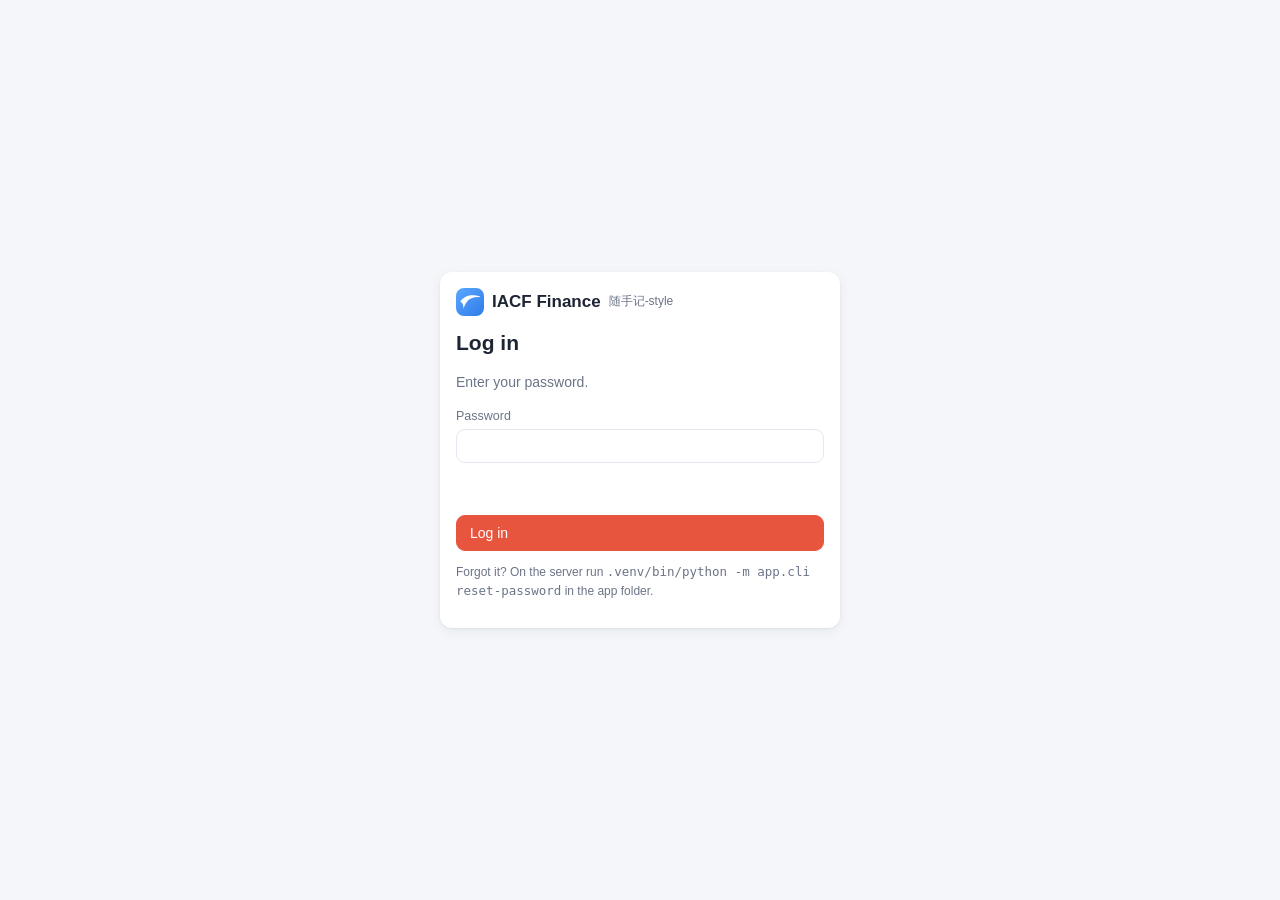
<file: static/login.html>
<!doctype html><html lang="en"><head><meta charset="utf-8"><link rel="icon" href="/static/icons/favicon.svg" type="image/svg+xml"><link rel="icon" href="/static/icons/favicon-32.png" sizes="32x32" type="image/png"><link rel="apple-touch-icon" href="/static/icons/apple-touch-icon.png"><link rel="manifest" href="/manifest.json"><meta name="viewport" content="width=device-width,initial-scale=1">
<title>IACF Finance</title><link rel="stylesheet" href="/static/style.css">
<style>body{display:grid;place-items:center;min-height:100vh;padding:16px}.box{max-width:400px;width:100%}.box h2{margin:0 0 4px}.err{color:var(--red);min-height:20px;font-size:13px}</style></head>
<body><div class="card box">
<div class="brand" style="color:var(--text);padding:0 0 12px"><span class="logo"><img src="/static/icons/iacf-mark.svg" alt=""></span> IACF Finance <span class="muted small" style="font-weight:400">随手记-style</span></div>
<div id="setup" style="display:none"><h2>Welcome — first-run setup</h2>
<p class="muted">Choose the password for this single-user finance app (at least 8 characters). You'll use it to log in from your devices.</p>
<form id="fs" class="grid"><label class="f"><span>New password</span><input type="password" id="p1" autocomplete="new-password" required minlength="8"></label>
<label class="f"><span>Confirm password</span><input type="password" id="p2" autocomplete="new-password" required minlength="8"></label>
<div class="err" id="e1"></div><button class="btn pri" type="submit">Set password &amp; start</button></form></div>
<div id="login" style="display:none"><h2>Log in</h2><p class="muted">Enter your password.</p>
<form id="fl" class="grid"><label class="f"><span>Password</span><input type="password" id="pw" autocomplete="current-password" required autofocus></label>
<div class="err" id="e2"></div><button class="btn pri" type="submit">Log in</button></form>
<p class="muted small">Forgot it? On the server run <code>.venv/bin/python -m app.cli reset-password</code> in the app folder.</p></div>
</div>
<script>
const setup = location.pathname.startsWith('/setup');
document.getElementById(setup ? 'setup' : 'login').style.display = '';
async function post(url, body){const r=await fetch(url,{method:'POST',headers:{'Content-Type':'application/json'},body:JSON.stringify(body)});const j=await r.json().catch(()=>({}));if(!r.ok)throw new Error(j.detail||r.statusText);return j}
document.getElementById('fs').onsubmit=async e=>{e.preventDefault();const a=p1.value,b=p2.value;if(a!==b){e1.textContent='Passwords do not match';return}
 try{await post('/api/auth/setup',{password:a});location.href='/'}catch(err){e1.textContent=err.message}};
document.getElementById('fl').onsubmit=async e=>{e.preventDefault();try{await post('/api/auth/login',{password:pw.value});location.href='/'}catch(err){e2.textContent=err.message}};
</script></body></html>
</file>
<file: static/style.css>
:root{--bg:#f4f6fa;--card:#fff;--text:#1d2433;--muted:#6b7487;--line:#e4e8f0;--pri:#e8553e;--pri2:#ff7a59;--green:#14a06f;--red:#e0483a;--blue:#3a7bd5;--amber:#e4a11b;--radius:12px;--shadow:0 1px 3px rgba(20,30,60,.06),0 4px 14px rgba(20,30,60,.05)}
*{box-sizing:border-box}html,body{margin:0;padding:0}
body{font:14px/1.45 -apple-system,BlinkMacSystemFont,"Segoe UI",Roboto,"PingFang SC","Hiragino Sans GB","Microsoft YaHei","Noto Sans CJK SC",sans-serif;background:var(--bg);color:var(--text)}
a{color:var(--blue);text-decoration:none}a:hover{text-decoration:underline}
button,input,select,textarea{font:inherit;color:inherit}
.layout{display:flex;min-height:100vh}
.sidebar{width:220px;background:#1f2533;color:#cfd5e2;padding:16px 10px;position:sticky;top:0;height:100vh;flex-shrink:0;display:flex;flex-direction:column}
.brand{font-weight:700;font-size:17px;color:#fff;padding:4px 10px 16px;display:flex;align-items:center;gap:8px}
.brand .logo{width:28px;height:28px;border-radius:8px;background:linear-gradient(135deg,#5aa8ff,#2f7be8);display:grid;place-items:center;color:#fff;font-size:15px;flex:none}.brand .logo img{width:20px;height:auto;display:block}
.nav a{display:flex;align-items:center;gap:10px;padding:9px 12px;border-radius:9px;color:#cfd5e2;margin-bottom:2px}
.nav a:hover{background:#2a3244;text-decoration:none}.nav a.active{background:var(--pri);color:#fff}
.nav .ico{width:20px;text-align:center}.nav .badge{margin-left:auto;background:#ff5b45;color:#fff;border-radius:10px;padding:0 7px;font-size:12px}
.nav a.active .badge{background:#fff;color:var(--pri)}
.sidebar .foot{margin-top:auto;font-size:12px;color:#8d96a8;padding:8px 10px}
.main{flex:1;min-width:0;display:flex;flex-direction:column}
.topbar{display:flex;gap:10px;align-items:center;padding:12px 22px;background:var(--card);border-bottom:1px solid var(--line);position:sticky;top:0;z-index:5}
.topbar h1{font-size:18px;margin:0;flex:1;white-space:nowrap;overflow:hidden;text-overflow:ellipsis}
.qa{display:flex;gap:6px;flex:2;max-width:520px}.qa input{flex:1}
.content{padding:20px 22px 90px;max-width:1280px;width:100%}
.grid{display:grid;gap:16px}.g2{grid-template-columns:repeat(2,minmax(0,1fr))}.g3{grid-template-columns:repeat(3,minmax(0,1fr))}.g4{grid-template-columns:repeat(4,minmax(0,1fr))}
.card{background:var(--card);border-radius:var(--radius);box-shadow:var(--shadow);padding:16px;min-width:0}
.card h3{margin:0 0 12px;font-size:15px;display:flex;align-items:center;gap:8px}.card h3 .sp{flex:1}
.stat .lbl{color:var(--muted);font-size:12.5px}.stat .val{font-size:22px;font-weight:700;margin-top:4px;font-variant-numeric:tabular-nums}
.stat.hero{background:linear-gradient(135deg,#e8553e,#ff8a5c);color:#fff}.stat.hero .lbl{color:#ffe6df}
.pos{color:var(--green)}.neg{color:var(--red)}.muted{color:var(--muted)}.small{font-size:12px}.right{text-align:right}.nowrap{white-space:nowrap}
.btn{border:1px solid var(--line);background:#fff;border-radius:9px;padding:7px 13px;cursor:pointer;white-space:nowrap;display:inline-flex;align-items:center;gap:6px}
.btn:hover{border-color:#c8cfdc}.btn.pri{background:var(--pri);border-color:var(--pri);color:#fff}.btn.pri:hover{background:#d84a34}
.btn.danger{color:var(--red)}.btn.sm{padding:3px 9px;font-size:12.5px;border-radius:7px}.btn.ghost{border-color:transparent;background:transparent}
.btn:disabled{opacity:.5;cursor:default}
input[type=text],input[type=number],input[type=password],input[type=date],input[type=datetime-local],input[type=month],input[type=search],input[type=email],input:not([type]),select,textarea{border:1px solid var(--line);border-radius:9px;padding:7px 10px;background:#fff;min-width:0;width:100%}
textarea{min-height:80px;resize:vertical}
input:focus,select:focus,textarea:focus{outline:2px solid #ffd0c5;border-color:var(--pri)}
label.f{display:flex;flex-direction:column;gap:4px;font-size:12.5px;color:var(--muted)}label.f>span{font-weight:500}
label.chk{display:inline-flex;gap:6px;align-items:center;cursor:pointer}
.form{display:grid;grid-template-columns:repeat(2,minmax(0,1fr));gap:12px}.form .full{grid-column:1/-1}
.row{display:flex;gap:8px;align-items:center;flex-wrap:wrap}.row.end{justify-content:flex-end}.sp{flex:1}
table.t{width:100%;border-collapse:collapse}table.t th{font-weight:600;color:var(--muted);font-size:12px;text-align:left;padding:7px 8px;border-bottom:1px solid var(--line);white-space:nowrap}
table.t td{padding:8px;border-bottom:1px solid var(--line);vertical-align:middle}table.t tr:hover td{background:#fafbfd}
.tx-amt{font-weight:600;font-variant-numeric:tabular-nums;white-space:nowrap;text-align:right}
.pill{display:inline-block;padding:1px 8px;border-radius:10px;font-size:11.5px;background:#eef1f6;color:#4a5469;white-space:nowrap}
.pill.expense{background:#fdecea;color:#c23b2c}.pill.income{background:#e3f6ee;color:#0f8a5f}.pill.transfer{background:#e7effc;color:#2f64b5}.pill.refund{background:#f1ecfd;color:#6b4bc2}
.pill.adjustment{background:#fff4dc;color:#9a6a00}.pill.buy,.pill.sell,.pill.dividend,.pill.invest_fee{background:#e9f7fb;color:#13708a}.pill.review{background:#fff1d6;color:#a46b00}.pill.demo{background:#ffe1f0;color:#b0236c;font-weight:600}
.bar{height:8px;background:#eef1f6;border-radius:6px;overflow:hidden}.bar>i{display:block;height:100%;background:var(--green);border-radius:6px}.bar>i.warn{background:var(--amber)}.bar>i.over{background:var(--red)}
.group-h{display:flex;justify-content:space-between;padding:10px 4px 6px;font-weight:600;color:#4a5469;border-bottom:1px solid var(--line)}
.acct{display:flex;align-items:center;gap:10px;padding:10px 4px;border-bottom:1px solid var(--line)}.acct .nm{flex:1;min-width:0}.acct .nm b{display:block;overflow:hidden;text-overflow:ellipsis;white-space:nowrap}
.acct .bal{text-align:right;font-weight:600;font-variant-numeric:tabular-nums}
.chart-box{position:relative;height:260px}
.tabs{display:flex;gap:4px;flex-wrap:wrap;border-bottom:1px solid var(--line);margin-bottom:16px}.tabs a{padding:8px 12px;border-radius:8px 8px 0 0;color:var(--muted);cursor:pointer}
.tabs a.active{color:var(--pri);border-bottom:2px solid var(--pri);font-weight:600}.tabs a:hover{text-decoration:none;color:var(--text)}
.modal-bg{position:fixed;inset:0;background:rgba(20,25,40,.45);display:flex;align-items:flex-start;justify-content:center;z-index:50;padding:40px 12px;overflow:auto}
.modal{background:#fff;border-radius:14px;width:100%;max-width:640px;box-shadow:0 10px 40px rgba(0,0,0,.25)}.modal.wide{max-width:980px}
.modal header{display:flex;align-items:center;padding:14px 18px;border-bottom:1px solid var(--line)}.modal header h2{font-size:16px;margin:0;flex:1}
.modal .body{padding:16px 18px}.modal footer{display:flex;justify-content:flex-end;gap:8px;padding:12px 18px;border-top:1px solid var(--line)}
.kind-tabs{display:flex;gap:4px;flex-wrap:wrap;margin-bottom:14px}.kind-tabs button{border:1px solid var(--line);background:#fff;border-radius:20px;padding:5px 12px;cursor:pointer}
.kind-tabs button.on{background:var(--pri);border-color:var(--pri);color:#fff}
#toast{position:fixed;bottom:80px;left:50%;transform:translateX(-50%);background:#1f2533;color:#fff;padding:10px 16px;border-radius:10px;z-index:99;display:none;max-width:90vw}
#toast.err{background:var(--red)}
.fab{position:fixed;right:24px;bottom:24px;width:56px;height:56px;border-radius:50%;background:var(--pri);color:#fff;font-size:30px;border:0;box-shadow:0 6px 18px rgba(232,85,62,.45);cursor:pointer;z-index:20}
.demo-banner{background:#fff0f7;border:1px dashed #e05a9b;color:#9b1c5c;padding:8px 14px;border-radius:10px;margin-bottom:14px;display:flex;gap:10px;align-items:center}
.empty{text-align:center;color:var(--muted);padding:30px 10px}
.kv{display:grid;grid-template-columns:auto 1fr;gap:4px 14px}.kv>div:nth-child(odd){color:var(--muted)}
code,.mono{font-family:ui-monospace,SFMono-Regular,Menlo,Consolas,monospace;font-size:12.5px}
pre{background:#f6f8fb;border:1px solid var(--line);border-radius:8px;padding:10px;overflow:auto;font-size:12px}
.conf{display:inline-block;min-width:38px;text-align:center;border-radius:6px;font-size:12px;padding:1px 5px;font-weight:600}
.conf.hi{background:#e3f6ee;color:#0f8a5f}.conf.md{background:#fff4dc;color:#9a6a00}.conf.lo{background:#fdecea;color:#c23b2c}
.scroll-x{overflow-x:auto}
.mobile-nav{display:none}
.list-card .item{display:flex;gap:10px;align-items:center;padding:9px 2px;border-bottom:1px solid var(--line)}
.list-card .item:last-child{border-bottom:0}
@media (max-width:1000px){.g4{grid-template-columns:repeat(2,minmax(0,1fr))}.g3{grid-template-columns:1fr 1fr}}
@media (max-width:760px){
 .sidebar{display:none}.content{padding:12px 10px 110px}.topbar{padding:10px 12px;flex-wrap:wrap}.topbar h1{font-size:16px}
 .qa{order:3;flex-basis:100%;max-width:none}.g2,.g3{grid-template-columns:1fr}.g4{grid-template-columns:1fr 1fr}
 .form{grid-template-columns:1fr}.stat .val{font-size:18px}
 .mobile-nav{display:flex;position:fixed;bottom:0;left:0;right:0;background:#fff;border-top:1px solid var(--line);z-index:30;justify-content:space-around;padding:4px 0 calc(4px + env(safe-area-inset-bottom))}
 .mobile-nav a{display:flex;flex-direction:column;align-items:center;font-size:11px;color:var(--muted);padding:4px 6px;position:relative}.mobile-nav a.active{color:var(--pri)}.mobile-nav a .ico{font-size:19px}
 .mobile-nav .badge{position:absolute;top:0;right:0;background:#ff5b45;color:#fff;border-radius:8px;font-size:10px;padding:0 5px}
 .fab{bottom:76px;right:16px}
 table.t.resp thead{display:none}table.t.resp tr{display:grid;grid-template-columns:1fr auto;padding:8px 4px;border-bottom:1px solid var(--line)}
 table.t.resp td{border:0;padding:1px 4px}table.t.resp td.hide-m{display:none}
 .modal-bg{padding:0}.modal{border-radius:0;min-height:100vh}
}

/* accounts tree */
.tree-h{flex-wrap:wrap;gap:6px}
.tnode{border-bottom:1px solid var(--line)}
.tgroup{display:flex;align-items:center;gap:8px;padding:11px 6px;cursor:pointer;user-select:none;font-weight:600;color:#2d3548;background:#f7f8fb;border-radius:8px;margin:6px 0 2px;padding-left:calc(6px + var(--depth,0) * 18px)}
.tgroup:hover{background:#eef1f6}.tgroup:focus-visible{outline:2px solid var(--pri,#e8553e);outline-offset:1px}
.tgroup .chev{width:16px;flex:none;color:#7a8499;font-size:13px}
.tgroup .gname{flex:1;min-width:0}
.tgroup .gtotal{text-align:right;font-variant-numeric:tabular-nums}
.tgroup .gt-sub{font-weight:400;max-width:360px}
.tnode.collapsed>.tkids{display:none}
.tree-child{padding-left:calc(30px + var(--depth,0) * 18px);border-bottom:1px dashed var(--line)}
.tkids>.tree-child:last-child{border-bottom:none}
.tree-child.zero{opacity:.5}.tree-child.zero:hover{opacity:.85}
.tree-child.archived{opacity:.4}
@media (max-width:760px){
  .tgroup{padding:12px 8px;min-height:44px}
  .tree-child{padding-left:18px;flex-wrap:wrap}
  .tree-child .nm{flex-basis:calc(100% - 120px)}
  .tree-child .acts{width:100%;justify-content:flex-end}
  .tgroup .gt-sub{display:none}
  .tree-child .hide-m{display:none}
}
/* ---- transaction form: pre-fill highlights, transfer box, save & add another ---- */
label.f.unsure>span{color:#a15c00}
label.f.unsure input,label.f.unsure select{border-color:#e4a11b;background:#fff8e6;box-shadow:0 0 0 2px rgba(228,161,27,.25)}
label.f.unsure>span::after{content:" ⚠ check";font-size:11px;font-weight:600;color:#c77700}
.kind-tabs.unsure{outline:2px solid #e4a11b;outline-offset:2px;border-radius:8px}
.prefill-banner{background:#eef5ff;border-color:#8bb4f0;color:#1d3f73;font-size:13px}
.transfer-box{display:grid;grid-template-columns:minmax(0,1fr) auto minmax(0,1fr);gap:8px 12px;align-items:end;padding:10px;border:1px dashed var(--line,#d6dbe3);border-radius:10px}
.transfer-box .arrow{font-size:22px;padding-bottom:8px;color:var(--muted,#888)}
.transfer-box .full{grid-column:1/-1}
.kbd-hint{text-align:right}
@media (max-width:760px){
 .kbd-hint,#qa2hint,#qaFormBtn .hide-m{display:none}
 #txForm input,#txForm select,#txForm textarea{font-size:16px} /* stops iOS zooming on focus */
 #txForm input[name=amount]{font-size:22px;font-weight:600}
 .transfer-box{grid-template-columns:1fr}.transfer-box .arrow{transform:rotate(90deg);justify-self:center;padding:0}
 .modal footer{position:sticky;bottom:0;flex-wrap:wrap;gap:6px;background:var(--card,#fff);padding-bottom:calc(10px + env(safe-area-inset-bottom))}
 .modal footer .btn{flex:1 1 auto;min-height:44px}
 .kind-tabs{overflow-x:auto;flex-wrap:nowrap;-webkit-overflow-scrolling:touch}
 .kind-tabs button{flex:0 0 auto}
}
/* ---- investment returns ---- */
.ret-table tr[data-scope]{cursor:pointer}.ret-table tr.sel td{background:#f3eefc}
.ret-table tr.ret-total td{border-top:2px solid var(--line)}.ret-table tr.ret-group td{background:#fafbfd}
.ret-table .ind{display:inline-block;width:16px}
.ret-stats .stat{padding:10px 12px;border:1px solid var(--line);border-radius:10px}
.reason{font-size:12px;padding:1px 6px;border-radius:8px;background:#eef1f6;color:#4a5568}
.reason.r-investment_gain,.reason.r-interest{background:#f0e9fc;color:#5b3a99}
.reason.r-unrecorded_spending,.reason.r-fees{background:#fdecea;color:#a3341f}.reason.r-unrecorded_income{background:#e7f6ef;color:#0f7a52}
#retCard h3{flex-wrap:wrap;gap:6px}
/* ---- scheduled transactions ---- */
.sched-box{border:1px dashed var(--line);border-radius:10px;padding:10px 12px;margin:4px 0 0}
.sched-box legend{font-weight:600;padding:0 6px}
.wd-chips{display:flex;flex-wrap:wrap;gap:6px}.wd-chips .chip{display:inline-flex;align-items:center;gap:4px;border:1px solid var(--line);border-radius:16px;padding:3px 10px;cursor:pointer}
.wd-chips .chip input{margin:0}
.sched-next{background:#f6f8fb;border-radius:8px;padding:8px 10px}
.pill{display:inline-block;font-size:11px;padding:1px 7px;border-radius:9px;background:#eef1f6;color:#4a5568;margin:1px 0}.pill.warn{background:#fff3d6;color:#8a5a00}
tr.paused td{opacity:.6}
table.upcoming td{padding:5px 6px}
/* reconciliation 对账 */
.rec-badge{font-size:11px;color:#2f8a4e;white-space:nowrap}
.rec-link{color:#2f8a4e;text-decoration:none}
.rec-warn{background:#fff8e6;border:1px solid #e4a11b;color:#7a5200;border-radius:8px;padding:7px 10px;font-size:13px;margin:6px 0}
.rec-diff{background:#fdf0f0;border:1px solid #e3a3a3;border-radius:8px;padding:8px 10px;margin:8px 0;font-size:13px}
.rec-diff label.chk{display:flex;gap:6px;align-items:center;margin-top:6px;flex-wrap:wrap}
.rec-stats{margin:10px 0;gap:8px}
.rec-stats>div{background:var(--bg2,#f6f7f9);border-radius:8px;padding:8px 10px}
.rec-stats .lbl{font-size:12px;color:#777}.rec-stats .v{font-size:18px;font-weight:600}
.rec-list{max-height:340px;overflow:auto}
/* infinite scroll */
.inf-foot{display:flex;flex-direction:column;align-items:center;gap:6px;padding:12px 0 4px}
.inf-foot .inf-sentinel{height:1px;width:100%}
.inf-spin{color:var(--muted);font-size:13px;display:flex;align-items:center;gap:8px}
.spinner{width:14px;height:14px;border:2px solid var(--line);border-top-color:#e8553e;border-radius:50%;display:inline-block;animation:spin .8s linear infinite}
@keyframes spin{to{transform:rotate(360deg)}}
[hidden]{display:none!important}
/* Home 首页 */
.home{max-width:920px;margin:0 auto}
.month-sw{display:flex;align-items:center;justify-content:center;gap:12px;margin-bottom:12px}
.month-sw b{font-size:17px;min-width:110px;text-align:center}
.home-cards{display:grid;grid-template-columns:repeat(4,minmax(0,1fr));gap:12px}
.home-cards .stat{padding:12px 14px}.home-cards .val{font-size:20px}
.home-add{margin-top:12px;display:flex;gap:8px;align-items:center;flex-wrap:wrap}
.home-add .qa{flex:1;min-width:240px;display:flex;gap:6px}.home-add .qa input{flex:1;min-width:0}
.home-list{margin-top:12px;padding:6px 10px}
.hmonth{position:sticky;top:0;background:var(--card,#fff);z-index:1;font-weight:700;font-size:13px;padding:10px 4px 6px;border-bottom:1px solid var(--line)}
.hrow{display:flex;align-items:center;gap:10px;padding:9px 4px;border-bottom:1px solid var(--line);cursor:pointer}
.hrow:hover{background:rgba(0,0,0,.025)}
.hico{width:34px;height:34px;flex:0 0 34px;border-radius:50%;background:#f3f4f7;display:flex;align-items:center;justify-content:center;font-size:17px}
.hmain{flex:1;min-width:0}.htop{font-weight:600;font-size:14px;white-space:nowrap;overflow:hidden;text-overflow:ellipsis}
.hsub{font-size:12px;display:flex;gap:6px;flex-wrap:wrap;min-width:0}.hwhat{color:var(--text,#333);overflow:hidden;text-overflow:ellipsis;white-space:nowrap;max-width:100%}
.hamt{text-align:right;font-weight:600;font-variant-numeric:tabular-nums;white-space:nowrap}
/* Account history 账户明细 */
.acct-head h2{margin:2px 0;font-size:20px}
.ah-main{display:flex;justify-content:space-between;align-items:flex-end;gap:12px;flex-wrap:wrap;margin-top:4px}
.ah-bal{text-align:right}.ah-bal .val{font-size:24px;font-weight:700;font-variant-numeric:tabular-nums}
.ah-acts{margin-top:12px;flex-wrap:wrap;gap:6px}
.ah-flt{display:flex;gap:8px;align-items:center;flex-wrap:wrap}
.ah-flt input[type=search]{flex:1;min-width:150px}
.chips{display:flex;gap:4px;flex-wrap:wrap}
.chip{border:1px solid var(--line);background:#fff;border-radius:999px;padding:4px 11px;font-size:13px;cursor:pointer}
.chip.on{background:#e8553e;border-color:#e8553e;color:#fff}
.ah-sum{display:flex;gap:14px;flex-wrap:wrap;margin:10px 0 4px;color:var(--muted)}.ah-sum b{color:var(--text,#222)}
.ah-table td.rb{color:#555;font-variant-numeric:tabular-nums}
.hico-s{font-size:14px}
.acct[data-aid]{cursor:pointer}.acct[data-aid]:hover{background:rgba(0,0,0,.02)}
@media (max-width:760px){
 .home-cards{grid-template-columns:1fr 1fr;gap:8px}.home-cards .stat{padding:10px}.home-cards .val{font-size:17px}
 .home-add{padding:10px}.home-add #hqDetail{width:100%}
 .home-list{padding:2px 6px}
 .hide-s{display:none}
 .ah-bal{text-align:left}.ah-table th:first-child,.ah-table td:first-child{white-space:nowrap}
}
.home-add .qa{order:0;max-width:none}.home-add #hqDetail{order:1}
.ah-det{display:flex;gap:8px;align-items:flex-start}.ah-det>.hico-s{flex:0 0 auto;line-height:1.4}
@media (max-width:760px){body.on-home .topbar .qa{display:none}}

/* principal 本金 vs returns 收益 (investment accounts) */
.pr-line{color:#555;margin-top:2px}.gt-sub.pr-line{text-align:right}
.pr-badge{display:inline-block;font-size:10.5px;line-height:1;padding:3px 5px;border-radius:6px;vertical-align:1px;white-space:nowrap}
.pr-principal{background:#e8edf5;color:#3d4f6b}.pr-returns{background:#e3f5ec;color:#14804f}.pr-other{background:#fdf0dc;color:#9a6200}.pr-trade{background:#eee;color:#666}
.inv-cards{display:grid;grid-template-columns:repeat(3,1fr);gap:10px}
.inv-cards .ic{background:#f7f8fa;border-radius:10px;padding:10px 12px}.inv-cards .lbl{font-size:12px;color:#777}.inv-cards .val{font-size:20px;font-weight:600;font-variant-numeric:tabular-nums}
.inv-unexp{margin-top:8px;color:#9a6200}.inv-hint{margin-top:8px;background:#fff7e6;border:1px solid #f3d9a4;border-radius:8px;padding:8px 10px;font-size:13px}
.inv-period{display:flex;flex-wrap:wrap;gap:6px 16px;margin:10px 0 6px}.inv-ctl{margin:6px 0}
.ah-table td.prc{color:#555;font-variant-numeric:tabular-nums}.pr-tog{display:none}
@media (max-width:700px){.inv-cards{grid-template-columns:1fr 1fr}.inv-cards .ic:first-child{grid-column:1/-1}.inv-cards .val{font-size:17px}
 .ah-table .prc{display:none}#ahList.show-pr .ah-table .prc{display:table-cell}.pr-tog{display:inline-block}}
.pr-unexplained{background:#fdf0dc;color:#9a6200}.inv-cards{grid-template-columns:repeat(4,1fr)}.inv-cards .ic.unexp .val{color:#9a6200}.unexp-txt{color:#9a6200}
@media (max-width:700px){.inv-cards{grid-template-columns:1fr 1fr}}
@media (max-width:700px){.inv-cards .ic:first-child{grid-column:auto}}

/* reimbursements 报销 */
.pill.reimbursement,.pill.reimb{background:#e6f4f6;color:#127a8a}
.reimb-box{border:1px dashed #cfe3e7;border-radius:10px;padding:8px 10px}.reimb-fields{margin-top:8px}
.rb-st{display:inline-block;font-size:11px;padding:2px 6px;border-radius:6px;white-space:nowrap}
.rb-pending{background:#fdecea;color:#c23b2c}.rb-partial{background:#fff3dc;color:#9a6200}.rb-settled{background:#e3f6ee;color:#0f8a5f}.rb-written_off{background:#eee;color:#666}
.rb-cards{display:grid;grid-template-columns:repeat(auto-fit,minmax(180px,1fr));gap:10px}.rb-cards .ic{background:#f7f8fa;border-radius:10px;padding:10px 12px}
.rb-cards .val{font-size:19px;font-weight:600;font-variant-numeric:tabular-nums}.rb-cards .lbl{font-size:12px;color:#777}
.rb-flt{display:flex;flex-wrap:wrap;gap:8px;align-items:center;margin:10px 0}.rb-flt select,.rb-flt input{width:auto}
.rb-bar{position:sticky;bottom:0;background:#fff;border-top:1px solid #eee;padding:8px 0;display:flex;gap:8px;align-items:center;flex-wrap:wrap}
.rb-links{font-size:12px;color:#666}
/* reimbursement links 报销关联 */
.rb-open,.pill.rb-open{background:#fdecea;color:#c23b2c}.rb-closed,.pill.rb-closed{background:#e3f6ee;color:#0f8a5f}
.pill.rb-partial{background:#fff3dc;color:#9a6200}.pill.rb-un{background:#fff3dc;color:#9a6200}
.warn-t{color:#9a6200}
.rb-links .rb-link{display:inline-flex;align-items:center;gap:4px;background:#f3f7f8;border:1px solid #e1ecef;border-radius:8px;padding:1px 4px 1px 7px;margin:2px 4px 2px 0;white-space:nowrap}
.rb-link .lnk{border:0;background:none;cursor:pointer;padding:0 3px;font-size:12px;color:#5b6b7a;line-height:1.4}
.rb-link .lnk:hover{color:#127a8a}.rb-link .lnk.danger:hover{color:#c23b2c}
.rb-states .chip .cnt{font-size:11px;opacity:.75;margin-left:2px}
.rb-head{background:#f7f8fa;border-radius:10px;padding:8px 12px;margin-bottom:8px;display:flex;flex-direction:column;gap:3px}
.rb-mine{margin:4px 0 8px}.rb-tools{margin:6px 0}.rb-tools input[type=search]{max-width:260px}
.rb-cands{max-height:52vh;overflow:auto}.rb-cands .rb-amt{width:96px;text-align:right}
.rb-cands tr.rb-best td{background:#f4fbf7}.rb-match .pill{font-size:10px}
.rb-act{min-width:118px}.rb-act .btn{margin:2px 0;display:block;width:100%;white-space:nowrap}
.rb-linkbox{border:1px dashed #cfe3e7;border-radius:10px;padding:8px 10px;display:flex;flex-direction:column;gap:4px}
.rb-bar{padding-right:84px}
.pr-table tr.pr-acc{cursor:pointer}.pr-table tr.pr-acc:hover{background:var(--hover,#f4f6fa)}
.pr-table tr.ret-cur td{border-top:1px dashed #d8dce4}
#prCard h3 .chips{display:inline-flex;flex-wrap:wrap;gap:4px}
.rc-prev{display:flex;gap:8px;flex-wrap:wrap;justify-content:center}.rc-ph{width:140px;height:180px;border:1px solid var(--line);border-radius:8px;overflow:hidden;display:flex;align-items:center;justify-content:center;background:#f6f8fb;font-size:12px}.rc-ph img{max-width:100%;max-height:100%;object-fit:contain}
.rc-prog{margin-top:12px}.rc-drop{border:2px dashed #c9d1de;border-radius:12px;padding:26px;text-align:center;color:#5b6475}.rc-drop.on,.qa.drop{border-color:var(--red,#e8553e);background:#fff4f1}
.rc-strip{display:flex;gap:8px;flex-wrap:wrap;align-items:center}.rc-thumb img{width:72px;height:96px;object-fit:cover;border-radius:6px;border:1px solid var(--line)}
/* projects 项目 */
.prj-dot{display:inline-block;width:10px;height:10px;border-radius:50%;margin-right:6px;vertical-align:middle}
.grid2{display:grid;grid-template-columns:repeat(auto-fit,minmax(340px,1fr));gap:12px}
.grid3{display:grid;grid-template-columns:repeat(auto-fit,minmax(260px,1fr));gap:12px}
tr.over-row td{background:rgba(232,85,62,.07)}
/* card expiry reminders 信用卡到期 */
.pill.cx-ok{background:#e3f6ec;color:#17643a}.pill.cx-bad{background:#fde3e3;color:#a11d1d}
tr.cx-late td{background:#fff6f6}tr.cx-late td:first-child{box-shadow:inset 3px 0 0 #d33}
.cx-head{margin-bottom:4px}.cx-card{margin:2px 0 4px}.cx-sub{margin-top:6px}
.cx-list{margin:4px 0 6px;padding-left:18px}.cx-list li{margin:3px 0;line-height:1.9}
.cx-list li.cx-pending a{font-weight:600}.cx-list li.cx-confirmed a,.cx-list li.cx-reassigned a{color:#4a5469}
.cx-acts{display:inline-flex;gap:6px;align-items:center;flex-wrap:wrap;margin-left:6px}
select.cx-mv{width:auto;display:inline-block;padding:2px 6px;font-size:12.5px;max-width:200px}
/* home KPI: scheduled remaining this month + projected month-end */
.home-cards .card.stat{position:relative;overflow:visible}
.sched-rem{margin-top:6px;padding-top:5px;border-top:1px dashed #e3e7ee;cursor:pointer;position:relative;outline:none}
.sched-rem:hover > .small:first-child,.sched-rem:focus > .small:first-child{text-decoration:underline dotted}
.sr-pop{display:none;position:absolute;left:0;top:100%;z-index:30;min-width:280px;max-width:360px;max-height:320px;overflow:auto;
  background:#fff;border:1px solid #dfe3ea;border-radius:10px;box-shadow:0 8px 24px rgba(20,30,50,.14);padding:8px 10px;text-align:left;cursor:default}
@media (hover:hover){.sched-rem:hover .sr-pop{display:block}}
.sched-rem.open .sr-pop{display:block}
.sr-pop table.t td{padding:3px 6px}
@media (max-width:700px){.sr-pop{position:static;max-width:none;min-width:0;box-shadow:none;margin-top:6px}}
/* Reserves 押金/预授权 */
.rs-st{display:inline-block;font-size:11px;padding:2px 6px;border-radius:6px;white-space:nowrap}
.rs-open{background:#e8f0fc;color:#2a5fb0}.rs-partial{background:#fff3dc;color:#9a6200}.rs-settled{background:#e3f6ee;color:#0f8a5f}
.rs-released{background:#eef3f0;color:#3d7a5d}.rs-cancelled{background:#eee;color:#666}
td.rs-open,div.rs-open{background:none;color:inherit}
.pill.rs-m{background:#eef0fb;color:#4a4fa8;text-decoration:none}.pill.rs-m-deposit{background:#fff4e5;color:#9a5a00}
.rs-hold{color:#4a4fa8;text-decoration:none}.rs-hold:hover{text-decoration:underline}
.rs-review{margin:12px 0;padding:10px 12px;border:1px dashed #e4a11b;border-radius:10px;background:#fffaf0}.rs-review h3{margin:0 0 6px}
.rs-rv-row{display:flex;flex-wrap:wrap;gap:6px;align-items:center;padding:6px 0;border-top:1px solid #f1e6cc}.rs-rv-row:first-of-type{border-top:0}
.rs-head{display:flex;gap:8px;align-items:center;flex-wrap:wrap;margin-bottom:10px}
.rs-amts{display:grid;grid-template-columns:repeat(auto-fit,minmax(120px,1fr));gap:8px;background:#f7f8fa;border-radius:10px;padding:10px 12px;margin-bottom:12px;font-variant-numeric:tabular-nums}
.rs-tl{list-style:none;margin:0 0 10px;padding:0 0 0 14px;border-left:2px solid var(--line)}
.rs-tl li{position:relative;display:flex;gap:10px;align-items:baseline;padding:6px 0 6px 6px;flex-wrap:wrap}
.rs-tl li::before{content:'';position:absolute;left:-21px;top:12px;width:10px;height:10px;border-radius:50%;background:#fff;border:2px solid #9aa4b8}
.rs-tl li.rs-tl-l::before{border-color:var(--blue)}.rs-tl li.rs-tl-due::before{border-color:var(--amber)}.rs-tl li.rs-tl-closed::before{border-color:var(--green);background:var(--green)}
.rs-tl-d{min-width:84px;font-variant-numeric:tabular-nums}
.rs-tl .lnk{border:0;background:none;cursor:pointer;padding:0 3px;font-size:12px;color:#5b6b7a}.rs-tl .lnk.danger:hover{color:#c23b2c}
.rs-co-box{border:1px solid var(--line);border-radius:10px;padding:6px 10px 10px;display:grid;grid-template-columns:repeat(auto-fit,minmax(170px,1fr));gap:8px}
.rs-co-box legend{font-size:13px;font-weight:600;padding:0 4px}
.rs-co-mode{display:flex;gap:6px;flex-wrap:wrap}.rs-co-mode .chip{cursor:pointer}
.rs-prev{margin-top:12px;padding:10px 12px;background:#f7f8fa;border-radius:10px;min-height:40px}.rs-prev h3{margin:0 0 6px}
.rs-plan{margin:0 0 6px;padding-left:18px}
.rs-set{margin-top:12px}.rs-set input{width:64px;display:inline-block}
.kind-tabs .rs-tab{border-left:1px dashed var(--line)}
.rs-pick{width:auto;display:inline-block;margin-left:6px}
/* phone "More ☰" sheet: the pages not on the bottom bar */
.mnav-more{display:grid;grid-template-columns:repeat(3,1fr);gap:8px}
.mnav-more a{display:flex;flex-direction:column;align-items:center;gap:4px;padding:12px 4px;border:1px solid var(--line);border-radius:10px;color:inherit;text-align:center;font-size:13px;position:relative}
.mnav-more a.active{border-color:var(--pri);color:var(--pri)}
.mnav-more a .ico{font-size:22px}
.mnav-more .badge{position:absolute;top:4px;right:6px;background:#ff5b45;color:#fff;border-radius:8px;font-size:10px;padding:0 5px}
/* Loan Center 借贷中心 */
.ln-d{font-size:11px}.ln-lent{background:#e3f6ee;color:#0f8a5f}.ln-borrowed{background:#fff3dc;color:#9a6200}
.ln-st-active{background:#e8f0fc;color:#2a5fb0}.ln-st-paid_off{background:#e3f6ee;color:#0f8a5f}.ln-st-closed{background:#eef0f3;color:#5b6b7a}
.ln-lk{padding-left:4px}.ln-proj td,.ln-proj th{font-variant-numeric:tabular-nums;font-size:13px}.ln-sug .rs-rv-row{margin-bottom:4px}
tr.rep-row{cursor:pointer}tr.rep-row:hover td{background:var(--hover,#f5f6f8)}
/* receipts library + photo viewer */
.rl-wrap{display:grid;grid-template-columns:230px minmax(0,1fr);gap:12px;align-items:start}
.rl-tree{padding:8px;position:sticky;top:70px;max-height:calc(100vh - 90px);overflow:auto}
.rl-node{display:flex;justify-content:space-between;gap:8px;width:100%;border:0;background:none;text-align:left;padding:6px 8px;border-radius:8px;cursor:pointer;color:inherit;font:inherit}
.rl-node:hover{background:var(--bg)}.rl-node.on{background:#fff1ed;color:var(--pri);font-weight:600}
.rl-node.lv1{padding-left:22px}.rl-node.lv2{padding-left:38px;font-size:12.5px}
.rl-day{margin-bottom:14px}.rl-dh{font-weight:600;font-size:13px;color:var(--muted);margin:0 2px 6px}
.rl-grid{display:grid;grid-template-columns:repeat(auto-fill,minmax(150px,1fr));gap:10px}
.rl-tile{position:relative;display:flex;flex-direction:column;padding:0;border:1px solid var(--line);border-radius:10px;background:var(--card);overflow:hidden;cursor:pointer;text-align:left;font:inherit;color:inherit;box-shadow:var(--shadow)}
.rl-tile:hover{border-color:var(--pri)}.rl-tile img{width:100%;aspect-ratio:3/4;object-fit:cover;background:#f6f8fb;display:block;max-width:100%}
.rl-cap{display:flex;justify-content:space-between;gap:6px;padding:6px 8px;font-size:12.5px}.rl-cap b{overflow:hidden;text-overflow:ellipsis;white-space:nowrap;min-width:0}
.rl-st{position:absolute;top:6px;left:6px;font-size:11px}
.rcv-img{height:min(70vh,760px);overflow:auto;background:#1d2433;border-radius:10px;display:flex;align-items:center;justify-content:center}
.rcv-img img{max-width:100%;max-height:100%;object-fit:contain;cursor:zoom-in;display:block}
.rcv-img.zoom{display:block}.rcv-img.zoom img{max-width:none;max-height:none;cursor:zoom-out;margin:0 auto}
.rcv-file{overflow-wrap:anywhere}
@media (max-width:760px){.rl-wrap{grid-template-columns:1fr}.rl-tree{position:static;max-height:240px}.rl-grid{grid-template-columns:repeat(auto-fill,minmax(120px,1fr))}.rcv-img{height:62vh}}
</file>
